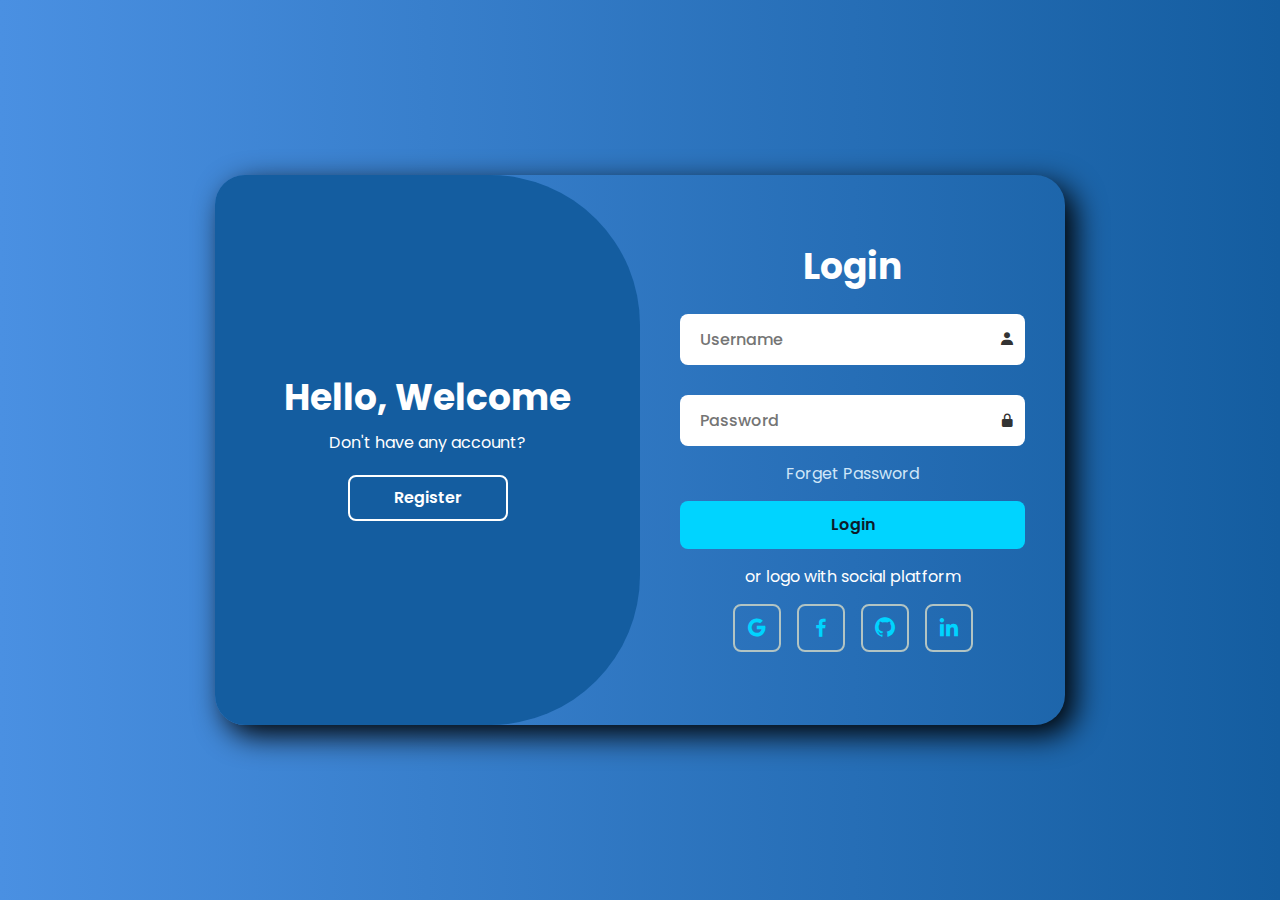
<file: index.html>
<!DOCTYPE html>
<html lang="en">
<head>
    <meta charset="UTF-8">
    <meta name="viewport" content="width=device-width, initial-scale=1.0">
    <title>Document</title>
    <link href='https://unpkg.com/boxicons@2.1.4/css/boxicons.min.css' rel='stylesheet'>
    <link rel="stylesheet" href="assets/css/login.css">
    <script src="assets/js/login.js" defer></script>
</head>
<body>
    
    <div class="container">
        <div class="form-box login">
            <form action="public/index.html">
                <h1>Login</h1>
                <div class="input-box">
                    <input type="text" placeholder="Username" required>
                    <i class='bx bxs-user'></i>
                </div>
                <div class="input-box">
                    <input type="password" placeholder="Password" requierd>
                    <i class='bx bxs-lock-alt'></i>
                </div>
                <div class="forget-link">
                    <a href="#">Forget Password</a>
                </div>
                <button type="submit" class="btn">Login</button>
                <p>or logo with social platform</p>
                <div class="social-icons">
                    <a href="#"><i class='bx bxl-google'></i></a>
                    <a href="#"><i class='bx bxl-facebook'></i></a>
                    <a href="#"><i class='bx bxl-github' ></i></a>
                    <a href="#"><i class='bx bxl-linkedin'></i></a>
                </div>
            </form>
        </div>

        <div class="form-box register">
            <form action="login.html">
                <h1>Register</h1>
                <div class="input-box">
                    <input type="text" placeholder="Username" required>
                    <i class='bx bxs-user'></i>
                </div>
                <div class="input-box">
                    <input type="email" placeholder="Email" required>
                    <i class='bx bxs-envelope'></i>
                </div>
                <div class="input-box">
                    <input type="password" placeholder="Password" requierd>
                    <i class='bx bxs-lock-alt'></i>
                </div>
              
                <button type="submit" class="btn">Submit</button>
                <p>or register with social platform</p>
                <div class="social-icons">
                    <a href="#"><i class='bx bxl-google'></i></a>
                    <a href="#"><i class='bx bxl-facebook'></i></a>
                    <a href="#"><i class='bx bxl-github' ></i></a>
                    <a href="#"><i class='bx bxl-linkedin'></i></a>
                </div>
            </form>
        </div>

        <div class="toggle-box">
            <div class="toggle-panel toggle-left">
                <h1>Hello, Welcome</h1>
                <p>Don't have any account?</p>
                <button class="btn register-btn">Register</button>
            </div>
            <div class="toggle-panel toggle-right">
                <h1>Welcome, back</h1>
                <p>I have a account</p>
                <button class="btn login-btn">login</button>
            </div>
        </div>
    </div>
    
</body>
</html>
</file>
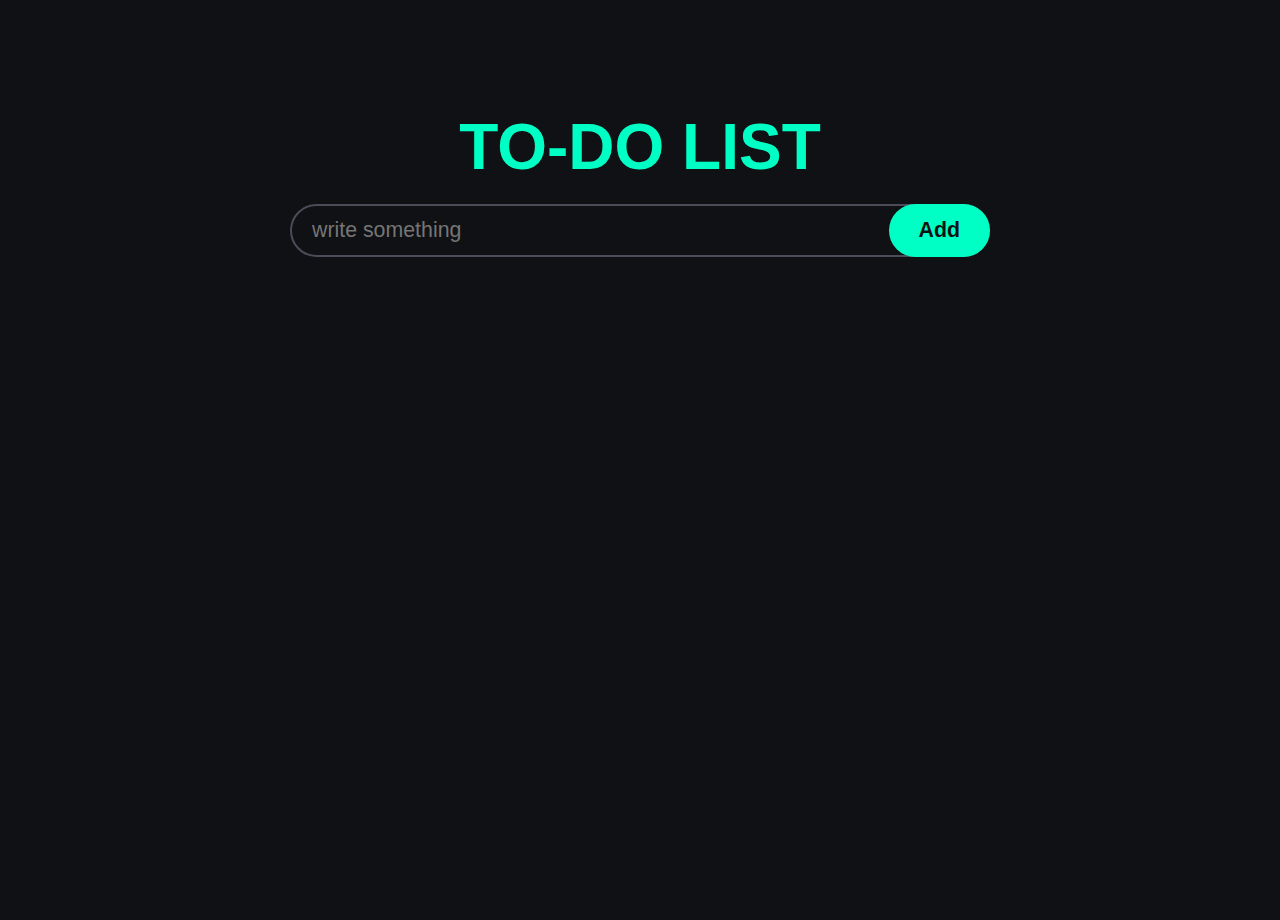
<file: public/index.html>
<!DOCTYPE html>
<html lang="en">
<head>
    <meta charset="UTF-8">
    <meta name="viewport" content="width=device-width, initial-scale=1.0">
    <title>Document</title>
    <link rel="stylesheet" href="../assets/css/css/style.css">
    <link rel="stylesheet" href="https://cdnjs.cloudflare.com/ajax/libs/font-awesome/6.7.2/css/all.min.css" integrity="sha512-Evv84Mr4kqVGRNSgIGL/F/aIDqQb7xQ2vcrdIwxfjThSH8CSR7PBEakCr51Ck+w+/U6swU2Im1vVX0SVk9ABhg==" crossorigin="anonymous" referrerpolicy="no-referrer" />
    <script src="../assets/js/script.js" defer ></script>
</head>
<body>
    
    <h1>To-do list</h1>
    <div class="wrapper">
        <form action="">
            <input id="todo-input" type="text" placeholder="write something " autocomplete="off"/>
            <button id="add-button">Add</button>
        </form>
        <ul id="wrapper-todo_list">
            
                

        </ul>
    </div>

</body>
</html>
</file>
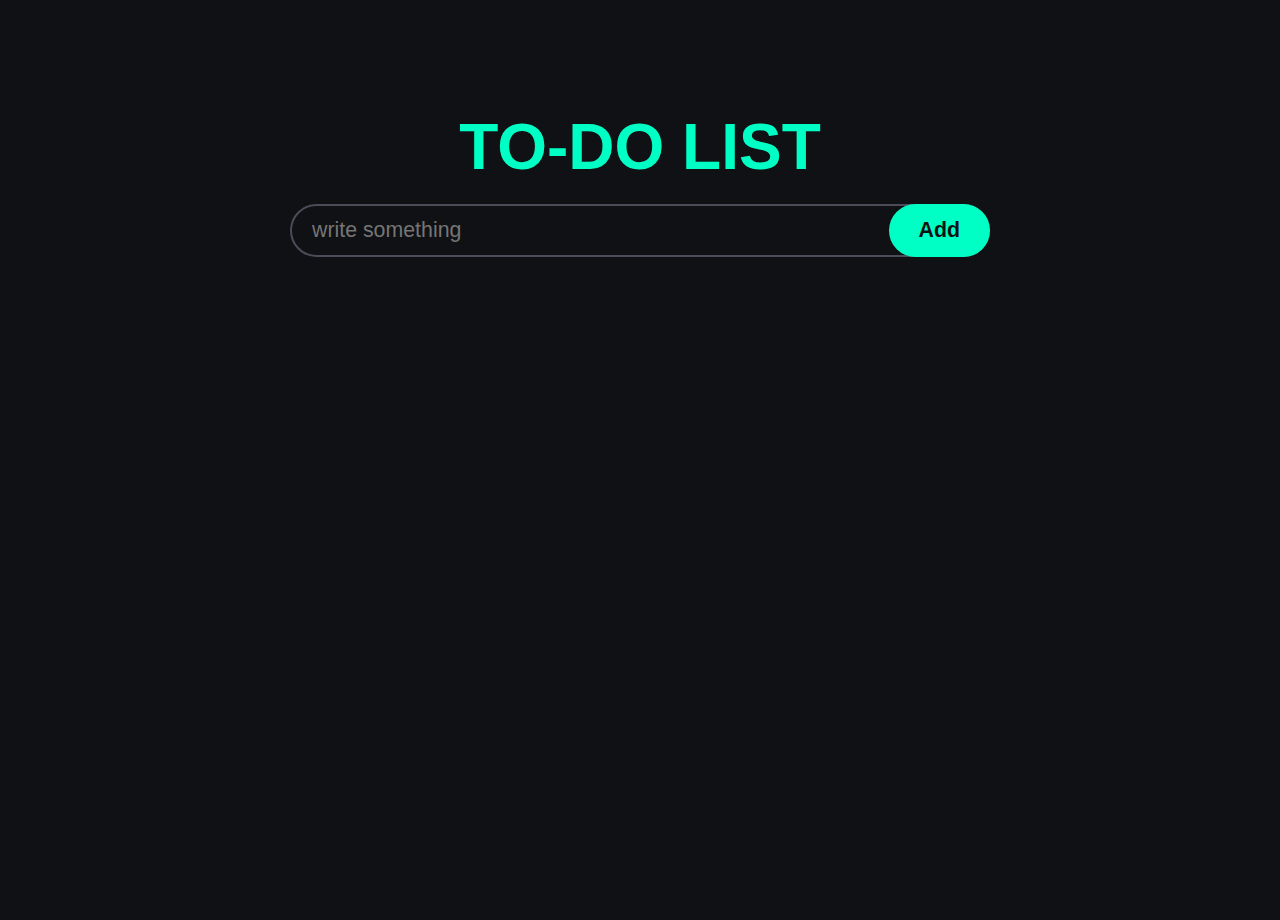
<file: to-do web/index.html>
<!DOCTYPE html>
<html lang="en">
<head>
    <meta charset="UTF-8">
    <meta name="viewport" content="width=device-width, initial-scale=1.0">
    <title>Document</title>
    <link rel="stylesheet" href="assets/css/style.css">
    <link rel="stylesheet" href="https://cdnjs.cloudflare.com/ajax/libs/font-awesome/6.7.2/css/all.min.css" integrity="sha512-Evv84Mr4kqVGRNSgIGL/F/aIDqQb7xQ2vcrdIwxfjThSH8CSR7PBEakCr51Ck+w+/U6swU2Im1vVX0SVk9ABhg==" crossorigin="anonymous" referrerpolicy="no-referrer" />
    <script src="assets/js/script.js" defer ></script>
</head>
<body>
    
    <h1>To-do list</h1>
    <div class="wrapper">
        <form action="">
            <input id="todo-input" type="text" placeholder="write something " autocomplete="off"/>
            <button id="add-button">Add</button>
        </form>
        <ul id="wrapper-todo_list">
            
                

        </ul>
    </div>

</body>
</html>
</file>
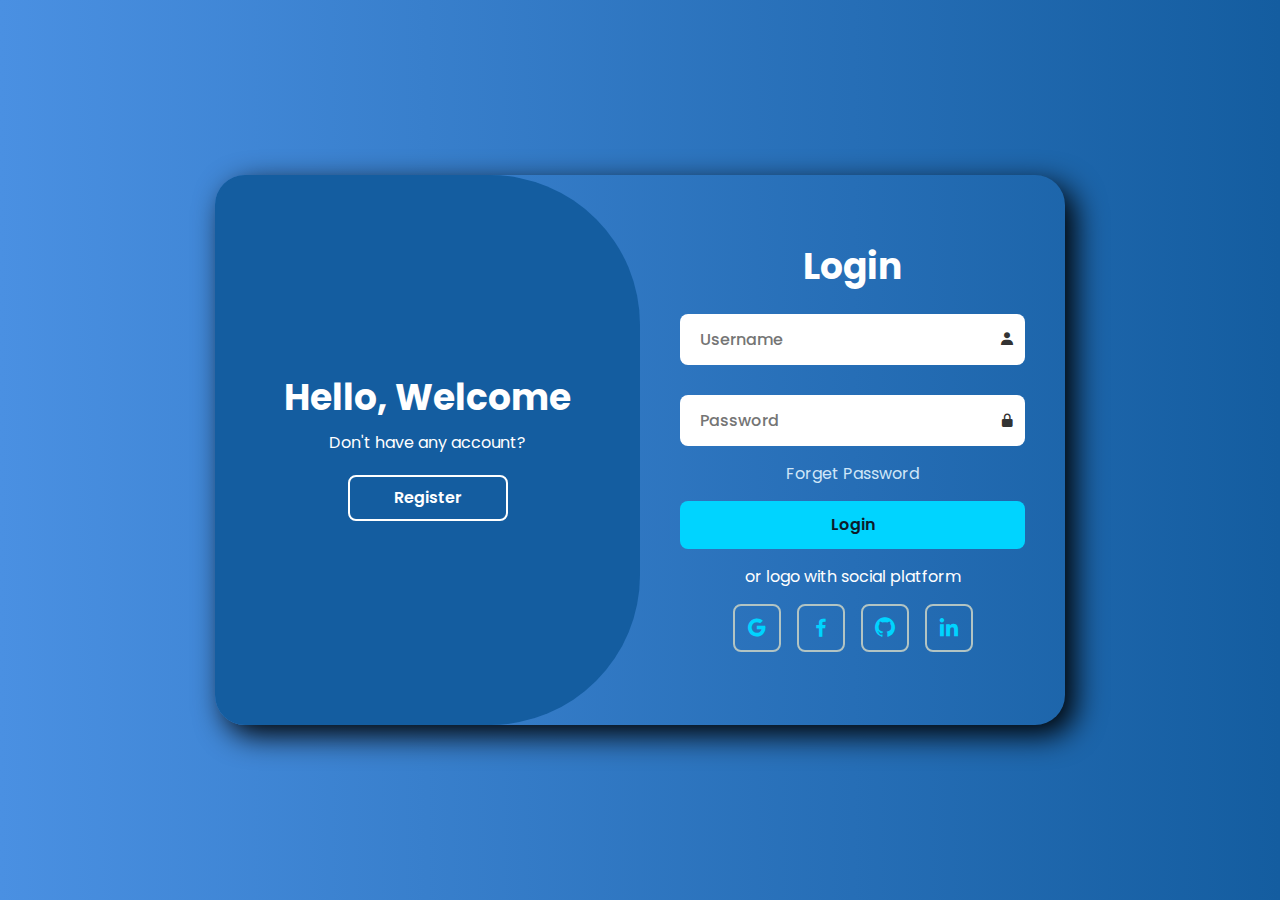
<file: login.html>
<!DOCTYPE html>
<html lang="en">
<head>
    <meta charset="UTF-8">
    <meta name="viewport" content="width=device-width, initial-scale=1.0">
    <title>Document</title>
    <link href='https://unpkg.com/boxicons@2.1.4/css/boxicons.min.css' rel='stylesheet'>
    <link rel="stylesheet" href="assets/css/login.css">
    <script src="assets/js/login.js" defer></script>
</head>
<body>
    
    <div class="container">
        <div class="form-box login">
            <form action="to-do web/index.html">
                <h1>Login</h1>
                <div class="input-box">
                    <input type="text" placeholder="Username" required>
                    <i class='bx bxs-user'></i>
                </div>
                <div class="input-box">
                    <input type="password" placeholder="Password" requierd>
                    <i class='bx bxs-lock-alt'></i>
                </div>
                <div class="forget-link">
                    <a href="#">Forget Password</a>
                </div>
                <button type="submit" class="btn">Login</button>
                <p>or logo with social platform</p>
                <div class="social-icons">
                    <a href="#"><i class='bx bxl-google'></i></a>
                    <a href="#"><i class='bx bxl-facebook'></i></a>
                    <a href="#"><i class='bx bxl-github' ></i></a>
                    <a href="#"><i class='bx bxl-linkedin'></i></a>
                </div>
            </form>
        </div>

        <div class="form-box register">
            <form action="login.html">
                <h1>Register</h1>
                <div class="input-box">
                    <input type="text" placeholder="Username" required>
                    <i class='bx bxs-user'></i>
                </div>
                <div class="input-box">
                    <input type="email" placeholder="Email" required>
                    <i class='bx bxs-envelope'></i>
                </div>
                <div class="input-box">
                    <input type="password" placeholder="Password" requierd>
                    <i class='bx bxs-lock-alt'></i>
                </div>
              
                <button type="submit" class="btn">Submit</button>
                <p>or register with social platform</p>
                <div class="social-icons">
                    <a href="#"><i class='bx bxl-google'></i></a>
                    <a href="#"><i class='bx bxl-facebook'></i></a>
                    <a href="#"><i class='bx bxl-github' ></i></a>
                    <a href="#"><i class='bx bxl-linkedin'></i></a>
                </div>
            </form>
        </div>

        <div class="toggle-box">
            <div class="toggle-panel toggle-left">
                <h1>Hello, Welcome</h1>
                <p>Don't have any account?</p>
                <button class="btn register-btn">Register</button>
            </div>
            <div class="toggle-panel toggle-right">
                <h1>Welcome, back</h1>
                <p>I have a account</p>
                <button class="btn login-btn">login</button>
            </div>
        </div>
    </div>
    
</body>
</html>
</file>
<file: assets/css/login.css>
@import url('https://fonts.googleapis.com/css2?family=Poppins:ital,wght@0,100;0,200;0,300;0,400;0,500;0,600;0,700;0,800;0,900;1,100;1,200;1,300;1,400;1,500;1,600;1,700;1,800;1,900&family=Roboto:ital,wght@0,100..900;1,100..900&display=swap');

* {
    margin: 0;
    padding: 0;
    box-sizing: border-box;
    font-family:'Poppins',sans-serif;
}

body {
    display: flex;
    justify-content: center;
    align-items: center;
    min-height: 100vh;
    background: linear-gradient(to right, #4A90E2, #145DA0);
}

.container {

    position: relative;
    width: 850px;
    height: 550px;
    background: linear-gradient(to right, #4A90E2, );
    border-radius: 30px;
    box-shadow: 10px 10px 30px rgb(0, 0, 0);
    overflow: hidden;
    margin: 20px;
     
    
}

.form-box{
    position: absolute;
    right: 0;
    width: 50%;
    height: 100%;
    display: flex;
    align-items: center;
    justify-content: center;
    color:#333;
    text-align: center;
    padding: 40px;
    z-index: 1;
    transition: .6s ease-in-out 1.2s, visibility 0s 1s;
}

.container.active .form-box {
    right:50%;
}


.form-box.register {
    visibility: hidden;

}

.container.active .form-box.register{
    visibility: visible;

}
.container.active .form-box.login {
    visibility: hidden;
    
}

form {
    width: 100%;
}

.container h1 {
    font-size:36px;
    margin: -10px 0;
    color:#FFFFFF;
    
}

.input-box {
    position:relative;
    margin: 30px 0;

}

.input-box input{
    width: 100%;
    padding: 13px 50px 13px 20px;
    border-radius: 8px;
    border:none;
    outline: none;
    font-size: 16px;
    color: rgb(59, 51, 51);
    font-weight: 500;
}

.input-box input:placeholder {
    color:#B0BEC5;
    font-weight: 400;
}
.input-box i {
    position:absolute;
    right: 10px;
    top: 50%;
    transform: translateY(-50%);

}
.forget-link {
    margin: -15px 0 15px;
}

.forget-link a {
    font-size: 14.5;
    color:#cfe6f8 ;   
    text-decoration: none;
}
.btn {
    width: 100%;
    height: 48px;
    background: #00D4FF;
    border-radius: 8px;
    border: #00D4FF;
    cursor:pointer;
    font-size: 16px;
    color:#0D1B2A;
    font-weight: 600;

}
.container p{
    font-size: 14.5;
    color:#fff;
    margin: 15px 0;

}

.social-icons a {
    display:inline-flex;
    padding: 10px;
    border: 2px solid rgb(178, 196, 195);
    text-decoration: none;
    font-size: 24px;
    margin: 0 8px;
    color:#00D4FF;
    border-radius: 8px;
}
.social-icons {
    display:flex;
    justify-content: center;
}
/* toggle-box*/

.toggle-box {
    width: 100%;
    height: 100%;
    position: absolute;
}
.toggle-box::before{
    content: '';
    position:absolute; 
    width: 300%;
    height: 100%;
    background: #145DA0;
    left: -250%;
    border-radius: 150px;
    z-index: 2;
    transition: 1.8s ease-in-out;
}

.container.active .toggle-box::before {
    left:50%;
    
}

.toggle-panel {
    color: white;
    position: absolute;
    width: 50%;
    height: 100%;
    display: flex;
    flex-direction: column;
    justify-content: center;
    align-items: center;
    z-index: 2;
    transition: .6s ease-in-out;
}

.toggle-panel.toggle-left{
    left: 0;
   transition-delay: 1.2s;
}

.toggle-panel .toggle-left{
    left: 50%;
    transition-delay: .6s;
}
.container.active .toggle-panel.toggle-left {
    left: -50%;
    transition-delay: .6s;
}
.container.active .toggle-panel.toggle-right {
    right: 0;
    transition-delay: 1.2s;
}

.toggle-panel.toggle-right {
    
     right: -50%;
    transition-delay: .6s ;
}

.toggle-panel p {
    margin-bottom: 20px;
}

.toggle-panel .btn {
    width: 160px;
    height: 46px; 
    background: transparent;
    color: white;
    border: 2px solid  white;
    box-shadow: none;

}

@media screen and (max-width: 650px) {
    
    .container {
        height: calc(100vh - 40px);
    }

    .form-box {
        bottom: 0;
        width: 100%;
        height: 70%;
    }

    .container.active .form-box {
        right: 0;
        bottom: 30%;
    }

    .toggle-box::before {
        left: 0;
        top: -270%;
        width:100%;
        height: 300%;
        border-radius: 20vw;
    }

    .container.active .toggle-box::before {
        left: 0;
        top: 70%;

    }

    .toggle-panel {
        width: 100%;
        height: 30%;
    }

    .toggle-panel.toggle-left{
        top: 0;
    }

    .container.active .toggle-left{
        left: 0;
        top: -30%;
    }

    .toggle-panel.toggle-right{
        right: 0;
        bottom: -30%;
    }

    .container.active .toggle-right {
        bottom: 0;
    }


} 


@media screen and (max-width: 400px) {
    
   .form-box {
    padding: 20px;
   }

   .toggle-panel h1 {
    font-size: 30px;
    
   }
}
</file>
<file: assets/css/css/style.css>
:root {
     --background: #101114;
     --primary-color: #1C1D20;
     --secondary-color: #4A4D57; 
     --accent-color:#00FFC4;
     --text-color: #f9f9f9;
}

*{
    padding: 0;
    margin: 0;
}

html {
    font-family:'Segoe UI', Tahoma, Geneva, Verdana, sans-serif;
    font-size: 16pt;
    color : var(--text-color);
}

body {
    min-height: 100vh;
    padding: 10px;
    background-color: var(--background);
    display: flex;
    align-items: center;
    flex-direction: column;
    
}

h1 {
    margin-top: 100px;
    margin-bottom: 20px;
    font-size: 3rem;
    font-weight: 800;
    text-transform: uppercase;
    text-align: center;
    color: var(--accent-color);
}

.wrapper {
    width: 700px;
    max-width: 100%;
    display: flex;
    flex-direction: column;
    gap: 10px;
}

#todo-input {
    box-sizing: border-box;
    padding: 12px 20px;
    width: 100%;
    background: none;
    border: 2px solid var(--secondary-color);
    border-radius: 1000px;
    font: inherit;
    color: var(--text-color);
    caret-color: var(--accent-color);

}

#wrapper-todo_list:focus{
    outline: none;
}

form {
    position:relative
}

#add-button {
    position: absolute;
    top: 0;
    right: 0;

    background-color: var(--accent-color);
    height: 100%;
    padding: 0 30px;
    border: none;
    border-radius: 1000px;
    font: inherit;
    font-weight: 600;
    color: var(--background);
    cursor: pointer;
}

.todo-list {
    margin-bottom: 10px;
    padding: 0 16px;
    background: var(--primary-color);
    border-radius: 15px;
    display: flex;
    align-items: center;
}

.todo-list .todo-list_txt {
    padding: 15px;
    padding-right: 0;
    flex-grow: 1;
    transition: 200ms ease;

}

.delet-button {
    padding: 3px;
    display:flex;
    justify-content: center;
    align-items: center;
    background: none;
    border: none;
    cursor: pointer;
    color: var(--secondary-color);
}

.delet-button svg {
    transition: 300ms ease;
}

.delet-button:hover svg{
    fill: red;
    width:20px;
    height: 20px;
}

.cutstome-input {
    border: 2px solid var(--accent-color) ;
    display: flex;
    justify-content: center;
    align-items: center;
    border-radius: 50%;
    min-height: 20px;
    min-width: 20px;
    flex-shrink: 0;
    transition: 200ms ease;
    cursor: pointer;
}

input[type="checkbox"]:checked ~ .cutstome-input {
    background-color: var(--accent-color);

}

input[type="checkbox"]:checked ~ .cutstome-input svg {
    fill: var(--primary-color);
}

input[type="checkbox"]:checked ~ .todo-list_txt {
    text-decoration: line-through;
    color: var(--secondary-color);
}

input[type="checkbox"]{
    display:none;

}

@media(max-width: 500px){

    html{
        font-size: 12pt;
    }

    #add-button{
        position: unset;
        width: 100%;
        margin-top: 10px;
        padding: 15px;
        height: auto;
    }
    h1{
        margin-top: 50px;
        font-size: 15vw;
    }
}
</file>
<file: to-do web/assets/css/style.css>
:root {
     --background: #101114;
     --primary-color: #1C1D20;
     --secondary-color: #4A4D57; 
     --accent-color:#00FFC4;
     --text-color: #f9f9f9;
}

*{
    padding: 0;
    margin: 0;
}

html {
    font-family:'Segoe UI', Tahoma, Geneva, Verdana, sans-serif;
    font-size: 16pt;
    color : var(--text-color);
}

body {
    min-height: 100vh;
    padding: 10px;
    background-color: var(--background);
    display: flex;
    align-items: center;
    flex-direction: column;
    
}

h1 {
    margin-top: 100px;
    margin-bottom: 20px;
    font-size: 3rem;
    font-weight: 800;
    text-transform: uppercase;
    text-align: center;
    color: var(--accent-color);
}

.wrapper {
    width: 700px;
    max-width: 100%;
    display: flex;
    flex-direction: column;
    gap: 10px;
}

#todo-input {
    box-sizing: border-box;
    padding: 12px 20px;
    width: 100%;
    background: none;
    border: 2px solid var(--secondary-color);
    border-radius: 1000px;
    font: inherit;
    color: var(--text-color);
    caret-color: var(--accent-color);

}

#wrapper-todo_list:focus{
    outline: none;
}

form {
    position:relative
}

#add-button {
    position: absolute;
    top: 0;
    right: 0;

    background-color: var(--accent-color);
    height: 100%;
    padding: 0 30px;
    border: none;
    border-radius: 1000px;
    font: inherit;
    font-weight: 600;
    color: var(--background);
    cursor: pointer;
}

.todo-list {
    margin-bottom: 10px;
    padding: 0 16px;
    background: var(--primary-color);
    border-radius: 15px;
    display: flex;
    align-items: center;
}

.todo-list .todo-list_txt {
    padding: 15px;
    padding-right: 0;
    flex-grow: 1;
    transition: 200ms ease;

}

.delet-button {
    padding: 3px;
    display:flex;
    justify-content: center;
    align-items: center;
    background: none;
    border: none;
    cursor: pointer;
    color: var(--secondary-color);
}

.delet-button svg {
    transition: 300ms ease;
}

.delet-button:hover svg{
    fill: red;
    width:20px;
    height: 20px;
}

.cutstome-input {
    border: 2px solid var(--accent-color) ;
    display: flex;
    justify-content: center;
    align-items: center;
    border-radius: 50%;
    min-height: 20px;
    min-width: 20px;
    flex-shrink: 0;
    transition: 200ms ease;
    cursor: pointer;
}

input[type="checkbox"]:checked ~ .cutstome-input {
    background-color: var(--accent-color);

}

input[type="checkbox"]:checked ~ .cutstome-input svg {
    fill: var(--primary-color);
}

input[type="checkbox"]:checked ~ .todo-list_txt {
    text-decoration: line-through;
    color: var(--secondary-color);
}

input[type="checkbox"]{
    display:none;

}

@media(max-width: 500px){

    html{
        font-size: 12pt;
    }

    #add-button{
        position: unset;
        width: 100%;
        margin-top: 10px;
        padding: 15px;
        height: auto;
    }
    h1{
        margin-top: 50px;
        font-size: 15vw;
    }
}
</file>
